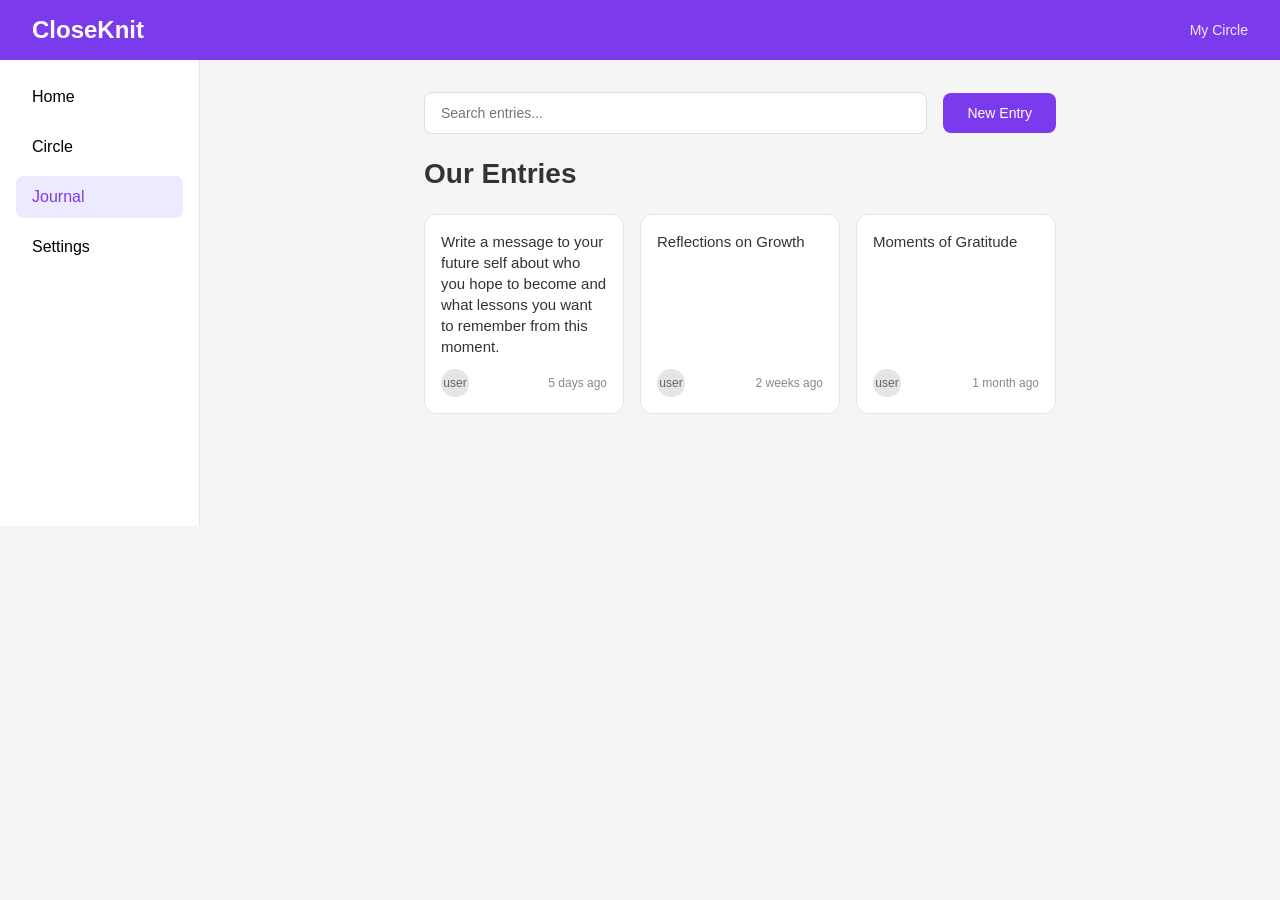
<file: CloseKnit Test/index.html>
<!DOCTYPE html>
<html lang="en">
<head>
    <meta charset="UTF-8">
    <meta name="viewport" content="width=device-width, initial-scale=1.0">
    <title>CloseKnit - Journal</title>
    <link rel="stylesheet" href="Journal.css">
    <style>
        * {
            margin: 0;
            padding: 0;
            box-sizing: border-box;
        }

        body {
            font-family: -apple-system, BlinkMacSystemFont, 'Segoe UI', Roboto, Oxygen, Ubuntu, sans-serif;
            background-color: #f5f5f5;
            min-height: 100vh;
        }

        .header {
            background-color: #7c3aed;
            color: white;
            padding: 16px 32px;
            display: flex;
            justify-content: space-between;
            align-items: center;
        }

        .header h1 {
            font-size: 24px;
            font-weight: 600;
        }

        .header .circle-name {
            font-size: 14px;
            opacity: 0.9;
        }

        .navbar {
            background-color: white;
            padding: 16px;
            border-right: 1px solid #e5e5e5;
            min-width: 200px;
        }

        .navbar ul {
            list-style: none;
        }

        .navbar li {
            padding: 12px 16px;
            margin-bottom: 8px;
            border-radius: 8px;
            cursor: pointer;
        }

        .navbar li:hover {
            background-color: #f3f4f6;
        }

        .navbar li.active {
            background-color: #ede9fe;
            color: #7c3aed;
            font-weight: 500;
        }

        /* Comment Section Styles */
        .comment-section {
            position: fixed;
            bottom: 0;
            left: calc(50% + 100px);
            transform: translateX(-50%) translateY(calc(100% - 50px));
            width: min(800px, calc(100% - 240px));
            background-color: white;
            border-top: 1px solid #e5e5e5;
            box-shadow: 0 -4px 12px rgba(0, 0, 0, 0.1);
            max-height: 500px;
            display: flex;
            flex-direction: column;
            transition: transform 0.3s ease;
        }

        .comment-section.expanded {
            transform: translateX(-50%) translateY(0);
        }

        .comment-header {
            display: flex;
            align-items: center;
            justify-content: space-between;
            padding: 12px 24px;
            background-color: #f9f9f9;
            border-bottom: 1px solid #e5e5e5;
            cursor: pointer;
            min-height: 50px;
        }

        .comment-header:hover {
            background-color: #f3f4f6;
        }

        .comment-header h3 {
            font-size: 16px;
            font-weight: 600;
            color: #333;
            display: flex;
            align-items: center;
            gap: 8px;
        }

        .comment-count {
            background-color: #7c3aed;
            color: white;
            font-size: 12px;
            padding: 3px 8px;
            border-radius: 12px;
        }

        .arrow-icon {
            font-size: 20px;
            transition: transform 0.3s ease;
            color: #666;
        }

        .comment-section.expanded .arrow-icon {
            transform: rotate(180deg);
        }

        .comment-body {
            flex: 1;
            overflow-y: auto;
            padding: 16px 24px;
        }

        .comment-list {
            display: flex;
            flex-direction: column;
            gap: 16px;
            margin-bottom: 16px;
        }

        .comment-item {
            background-color: #f9f9f9;
            padding: 12px 16px;
            border-radius: 8px;
        }

        .comment-author {
            font-weight: 600;
            font-size: 20px;
            color: #7c3aed;
            margin-bottom: 4px;
        }

        .comment-text {
            font-size: 14px;
            color: #444;
            line-height: 1.5;
        }

        .comment-time {
            font-size: 10px;
            color: #888;
            margin-top: 4px;
        }

        .comment-input-container {
            display: flex;
            gap: 12px;
            padding: 16px 24px;
            border-top: 1px solid #e5e5e5;
            background-color: #f9f9f9;
        }

        .comment-input {
            flex: 1;
            padding: 12px 16px;
            border: 1px solid #ddd;
            border-radius: 8px;
            font-size: 14px;
            font-family: inherit;
        }

        .comment-input:focus {
            outline: none;
            border-color: #7c3aed;
        }

        .comment-submit {
            padding: 12px 24px;
            background-color: #7c3aed;
            color: white;
            border: none;
            border-radius: 8px;
            font-size: 14px;
            font-weight: 500;
            cursor: pointer;
            transition: background-color 0.2s ease;
        }

        .comment-submit:hover {
            background-color: #6d28d9;
        }

        .no-comments {
            text-align: center;
            color: #888;
            padding: 32px;
            font-size: 20px;
        }

        /* Journal List Page Styles */
        .journal-container {
            max-width: 800px;
            margin: 0 auto;
            padding: 32px;
        }

        .journal-top-bar {
            display: flex;
            justify-content: space-between;
            align-items: center;
            margin-bottom: 24px;
            gap: 16px;
        }

        .journal-search {
            flex: 1;
            padding: 12px 16px;
            border: 1px solid #ddd;
            border-radius: 8px;
            font-size: 14px;
            font-family: inherit;
        }

        .journal-search:focus {
            outline: none;
            border-color: #7c3aed;
        }

        .new-entry-btn {
            padding: 12px 24px;
            background-color: #7c3aed;
            color: white;
            border: none;
            border-radius: 8px;
            font-size: 14px;
            font-weight: 500;
            cursor: pointer;
            white-space: nowrap;
        }

        .new-entry-btn:hover {
            background-color: #6d28d9;
        }

        .journal-heading {
            font-size: 28px;
            font-weight: 600;
            color: #333;
            margin-bottom: 24px;
        }

        .journal-entries-list {
            list-style: none;
            display: flex;
            flex-wrap: wrap;
            gap: 16px;
        }

        .journal-entry-item {
            width: 200px;
            height: 200px;
            background-color: white;
            border: 1px solid #e5e5e5;
            border-radius: 12px;
            cursor: pointer;
            transition: all 0.2s ease;
            display: flex;
            flex-direction: column;
            overflow: hidden;
        }

        .journal-entry-item:hover {
            border-color: #7c3aed;
            box-shadow: 0 4px 12px rgba(124, 58, 237, 0.15);
            transform: translateY(-2px);
        }

        .journal-entry-item a {
            text-decoration: none;
            color: inherit;
            display: flex;
            flex-direction: column;
            height: 100%;
            padding: 16px;
        }

        .entry-title {
            font-size: 15px;
            font-weight: 500;
            color: #333;
            flex: 1;
            line-height: 1.4;
        }

        .entry-footer {
            display: flex;
            justify-content: space-between;
            align-items: center;
            margin-top: auto;
        }

        .entry-user {
            display: flex;
            align-items: center;
            gap: 6px;
        }

        .user-avatar {
            width: 28px;
            height: 28px;
            border-radius: 50%;
            background-color: #e5e5e5;
            display: flex;
            align-items: center;
            justify-content: center;
            font-size: 12px;
            color: #666;
            font-weight: 500;
        }

        .entry-time {
            font-size: 12px;
            color: #888;
        }
    </style>
</head>
<body>
    <header class="header">
        <h1>CloseKnit</h1>
        <span class="circle-name">My Circle</span>
    </header>

    <div class="manage-layout">
        <nav class="navbar">
            <ul>
                <li>Home</li>
                <li>Circle</li>
                <li class="active">Journal</li>
                <li>Settings</li>
            </ul>
        </nav>

        <main class="manage-main">
            <div class="journal-container">
                <div class="journal-top-bar">
                    <input type="text" class="journal-search" id="search-input" placeholder="Search entries..." oninput="filterEntries()">
                    <button class="new-entry-btn" onclick="window.location.href='entry.html'">New Entry</button>
                </div>
                <h1 class="journal-heading">Our Entries</h1>
                <ul class="journal-entries-list" id="entries-list">
                    <li class="journal-entry-item">
                        <a href="journal_entry.html">
                            <span class="entry-title">Write a message to your future self about who you hope to become and what lessons you want to remember from this moment.</span>
                            <div class="entry-footer">
                                <div class="entry-user">
                                    <div class="user-avatar">user</div>
                                </div>
                                <span class="entry-time">5 days ago</span>
                            </div>
                        </a>
                    </li>
                    <li class="journal-entry-item">
                        <a href="entry.html?id=2">
                            <span class="entry-title">Reflections on Growth</span>
                            <div class="entry-footer">
                                <div class="entry-user">
                                    <div class="user-avatar">user</div>
                                </div>
                                <span class="entry-time">2 weeks ago</span>
                            </div>
                        </a>
                    </li>
                    <li class="journal-entry-item">
                        <a href="entry.html?id=3">
                            <span class="entry-title">Moments of Gratitude</span>
                            <div class="entry-footer">
                                <div class="entry-user">
                                    <div class="user-avatar">user</div>
                                </div>
                                <span class="entry-time">1 month ago</span>
                            </div>
                        </a>
                    </li>
                </ul>
            </div>
        </main>
    </div>

    <script>
        function filterEntries() {
            const searchInput = document.getElementById('search-input');
            const entriesList = document.getElementById('entries-list');
            const entries = entriesList.getElementsByClassName('journal-entry-item');
            const filter = searchInput.value.toLowerCase();

            for (let i = 0; i < entries.length; i++) {
                const entryText = entries[i].textContent.toLowerCase();
                if (entryText.includes(filter)) {
                    entries[i].style.display = '';
                } else {
                    entries[i].style.display = 'none';
                }
            }
        }
    </script>
</body>
</html>
</file>
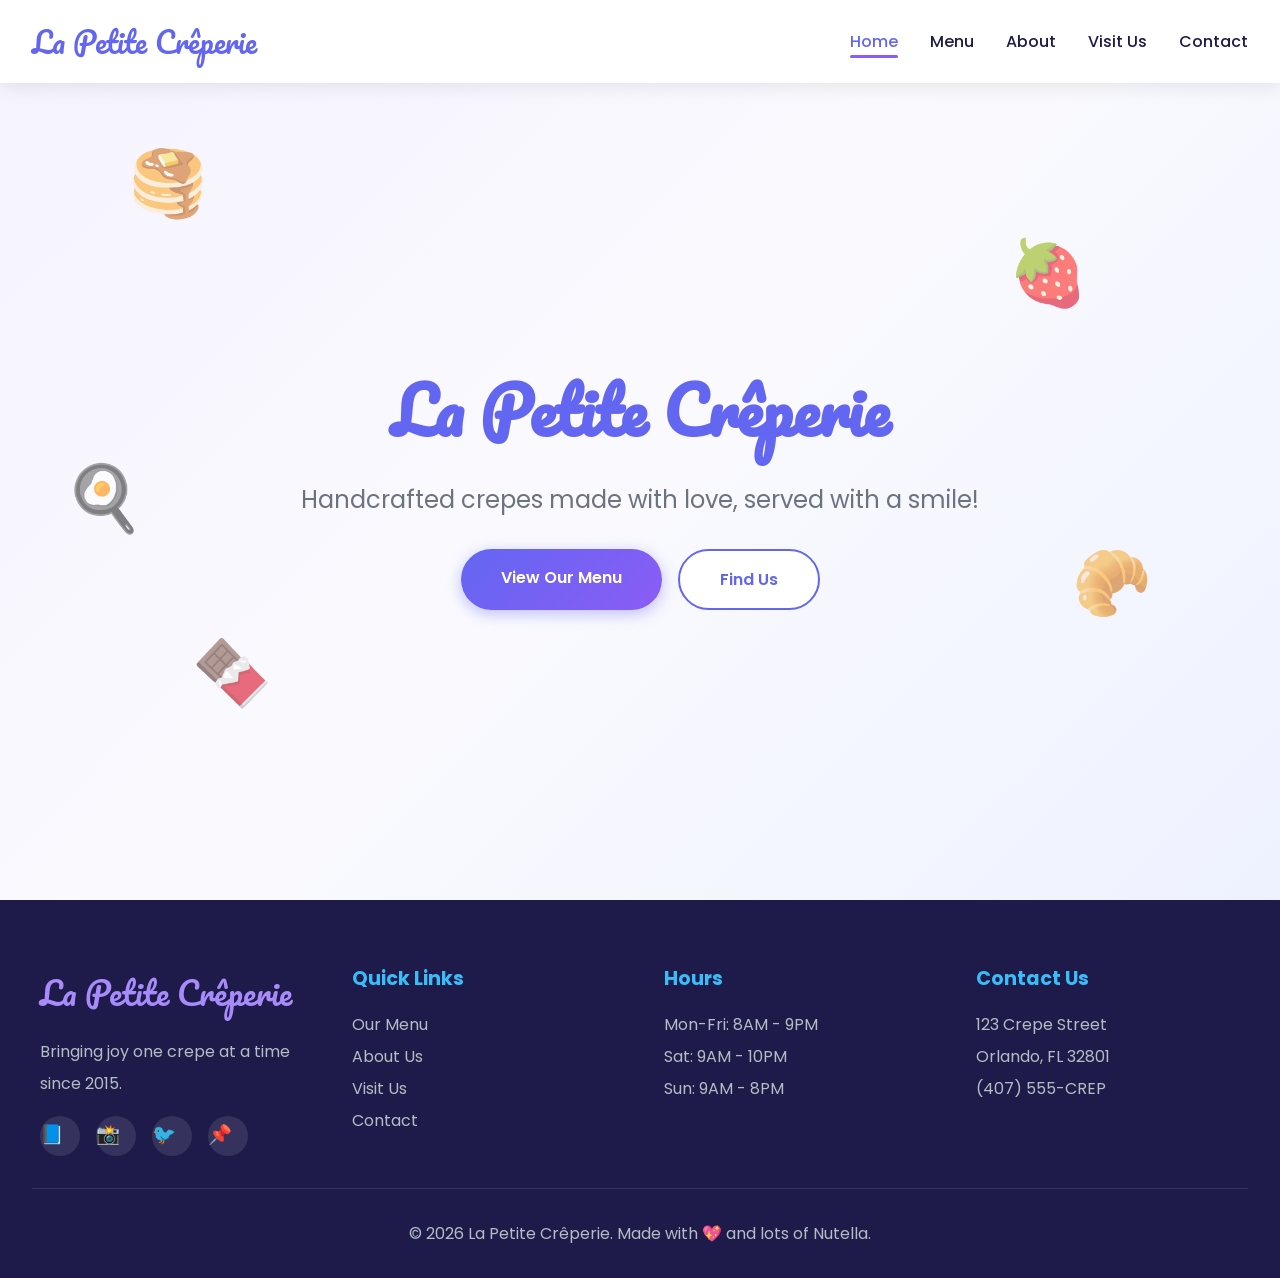
<file: Week 2 - cafe/index.html>
<!DOCTYPE html>
<html lang="en">
<head>
    <meta charset="UTF-8">
    <meta name="viewport" content="width=device-width, initial-scale=1.0">
    <title>La Petite Crêperie | Fresh Handmade Crepes</title>
    <link href="https://fonts.googleapis.com/css2?family=Pacifico&family=Poppins:wght@300;400;500;600;700&display=swap" rel="stylesheet">
    <link rel="stylesheet" href="styles.css">
</head>
<body>
    <!-- Navigation -->
    <nav class="navbar">
        <a href="index.html" class="logo">La Petite Crêperie</a>
        <ul class="nav-links">
            <li><a href="index.html" class="active">Home</a></li>
            <li><a href="menu.html">Menu</a></li>
            <li><a href="about.html">About</a></li>
            <li><a href="visit.html">Visit Us</a></li>
            <li><a href="contact.html">Contact</a></li>
        </ul>
        <button class="mobile-menu-btn" onclick="toggleMobileMenu()">☰</button>
    </nav>

    <!-- Hero Section -->
    <section class="hero">
        <span class="decoration deco-1">🥞</span>
        <span class="decoration deco-2">🍓</span>
        <span class="decoration deco-3">🍫</span>
        <span class="decoration deco-4">🥐</span>
        <span class="decoration deco-5">🍳</span>
        <div class="hero-content">
            <h1>La Petite Crêperie</h1>
            <p class="hero-tagline">Handcrafted crepes made with love, served with a smile!</p>
            <div class="hero-buttons">
                <a href="menu.html" class="btn btn-primary">View Our Menu</a>
                <a href="visit.html" class="btn btn-secondary">Find Us</a>
            </div>
        </div>
    </section>

    <!-- Footer -->
    <footer class="footer">
        <div class="footer-content">
            <div class="footer-section">
                <div class="footer-brand">La Petite Crêperie</div>
                <p>Bringing joy one crepe at a time since 2015.</p>
                <div class="social-links">
                    <a href="#" class="social-link">📘</a>
                    <a href="#" class="social-link">📸</a>
                    <a href="#" class="social-link">🐦</a>
                    <a href="#" class="social-link">📌</a>
                </div>
            </div>
            <div class="footer-section">
                <h4>Quick Links</h4>
                <a href="menu.html">Our Menu</a>
                <a href="about.html">About Us</a>
                <a href="visit.html">Visit Us</a>
                <a href="contact.html">Contact</a>
            </div>
            <div class="footer-section">
                <h4>Hours</h4>
                <p>Mon-Fri: 8AM - 9PM</p>
                <p>Sat: 9AM - 10PM</p>
                <p>Sun: 9AM - 8PM</p>
            </div>
            <div class="footer-section">
                <h4>Contact Us</h4>
                <p>123 Crepe Street</p>
                <p>Orlando, FL 32801</p>
                <p>(407) 555-CREP</p>
            </div>
        </div>
        <div class="footer-bottom">
            <p>© 2026 La Petite Crêperie. Made with 💖 and lots of Nutella.</p>
        </div>
    </footer>

    <script>
        function toggleMobileMenu() {
            const navLinks = document.querySelector('.nav-links');
            const menuBtn = document.querySelector('.mobile-menu-btn');
            navLinks.classList.toggle('active');
            menuBtn.textContent = navLinks.classList.contains('active') ? '✕' : '☰';
        }
    </script>
</body>
</html>
</file>
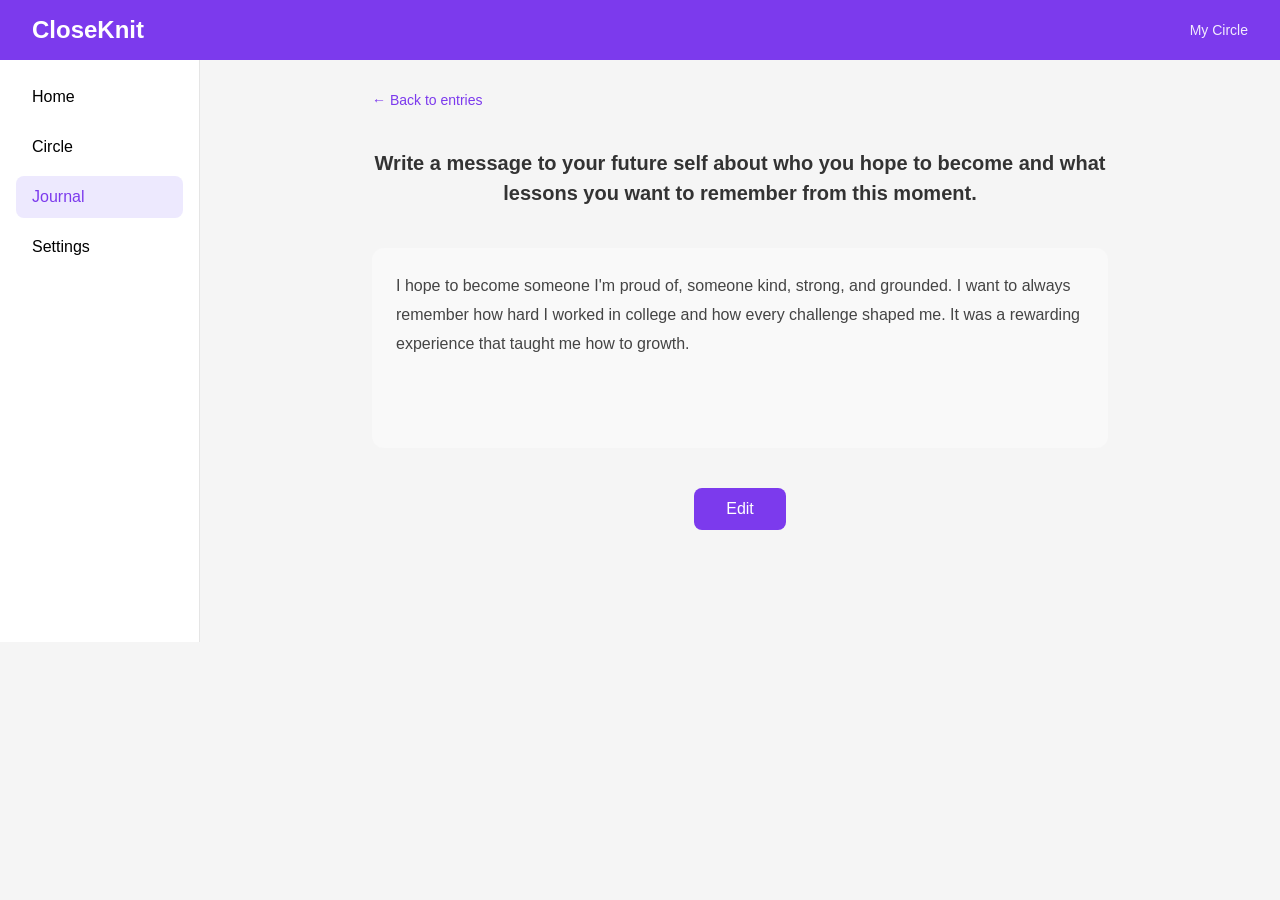
<file: CloseKnit Test/journal_entry.html>
<!DOCTYPE html>
<html lang="en">
<head>
    <meta charset="UTF-8">
    <meta name="viewport" content="width=device-width, initial-scale=1.0">
    <title>CloseKnit - Journal Entry</title>
    <link rel="stylesheet" href="Journal.css">
    <style>
        * {
            margin: 0;
            padding: 0;
            box-sizing: border-box;
        }

        body {
            font-family: -apple-system, BlinkMacSystemFont, 'Segoe UI', Roboto, Oxygen, Ubuntu, sans-serif;
            background-color: #f5f5f5;
            min-height: 100vh;
        }

        .header {
            background-color: #7c3aed;
            color: white;
            padding: 16px 32px;
            display: flex;
            justify-content: space-between;
            align-items: center;
        }

        .header h1 {
            font-size: 24px;
            font-weight: 600;
        }

        .header .circle-name {
            font-size: 14px;
            opacity: 0.9;
        }

        .navbar {
            background-color: white;
            padding: 16px;
            border-right: 1px solid #e5e5e5;
            min-width: 200px;
        }

        .navbar ul {
            list-style: none;
        }

        .navbar li {
            padding: 12px 16px;
            margin-bottom: 8px;
            border-radius: 8px;
            cursor: pointer;
        }

        .navbar li:hover {
            background-color: #f3f4f6;
        }

        .navbar li.active {
            background-color: #ede9fe;
            color: #7c3aed;
            font-weight: 500;
        }

        .navbar a {
            text-decoration: none;
            color: inherit;
        }

        .back-link {
            display: inline-block;
            margin-bottom: 16px;
            color: #7c3aed;
            text-decoration: none;
            font-size: 14px;
        }

        .back-link:hover {
            text-decoration: underline;
        }
    </style>
</head>
<body>
    <header class="header">
        <h1>CloseKnit</h1>
        <span class="circle-name">My Circle</span>
    </header>

    <div class="manage-layout">
        <nav class="navbar">
            <ul>
                <li>Home</li>
                <li>Circle</li>
                <li class="active"><a href="index.html">Journal</a></li>
                <li>Settings</li>
            </ul>
        </nav>

        <main class="manage-main">
            <div class="journal-entry-container">
                <a href="index.html" class="back-link">← Back to entries</a>

                <h2 class="journal-prompt">
                    Write a message to your future self about who you hope to become and what lessons you want to remember from this moment.
                </h2>

                <div class="journal-entry-content">
                    <p class="journal-body" id="entry-text">I hope to become someone I'm proud of, someone kind, strong, and grounded. I want to always remember how hard I worked in college and how every challenge shaped me. It was a rewarding experience that taught me how to growth.</p>
                    <textarea class="journal-textarea" id="entry-textarea" style="display: none;">I hope to become someone I'm proud of, someone kind, strong, and grounded. I want to always remember how hard I worked in college and how every challenge shaped me. It was a rewarding experience that taught me how to growth.</textarea>
                </div>

                <div class="journal-entry-buttons">
                    <button class="journal-btn edit-btn" id="edit-btn" onclick="handleEdit()">Edit</button>
                    <button class="journal-btn save-btn" id="save-btn" style="display: none;" onclick="handleSave()">Save</button>
                </div>
            </div>
        </main>
    </div>

    <script>
        function handleEdit() {
            document.getElementById('entry-text').style.display = 'none';
            document.getElementById('entry-textarea').style.display = 'block';
            document.getElementById('edit-btn').style.display = 'none';
            document.getElementById('save-btn').style.display = 'inline-block';
        }

        function handleSave() {
            const textarea = document.getElementById('entry-textarea');
            const entryText = document.getElementById('entry-text');
            entryText.textContent = textarea.value;

            entryText.style.display = 'block';
            textarea.style.display = 'none';
            document.getElementById('edit-btn').style.display = 'inline-block';
            document.getElementById('save-btn').style.display = 'none';
        }
    </script>
</body>
</html>
</file>
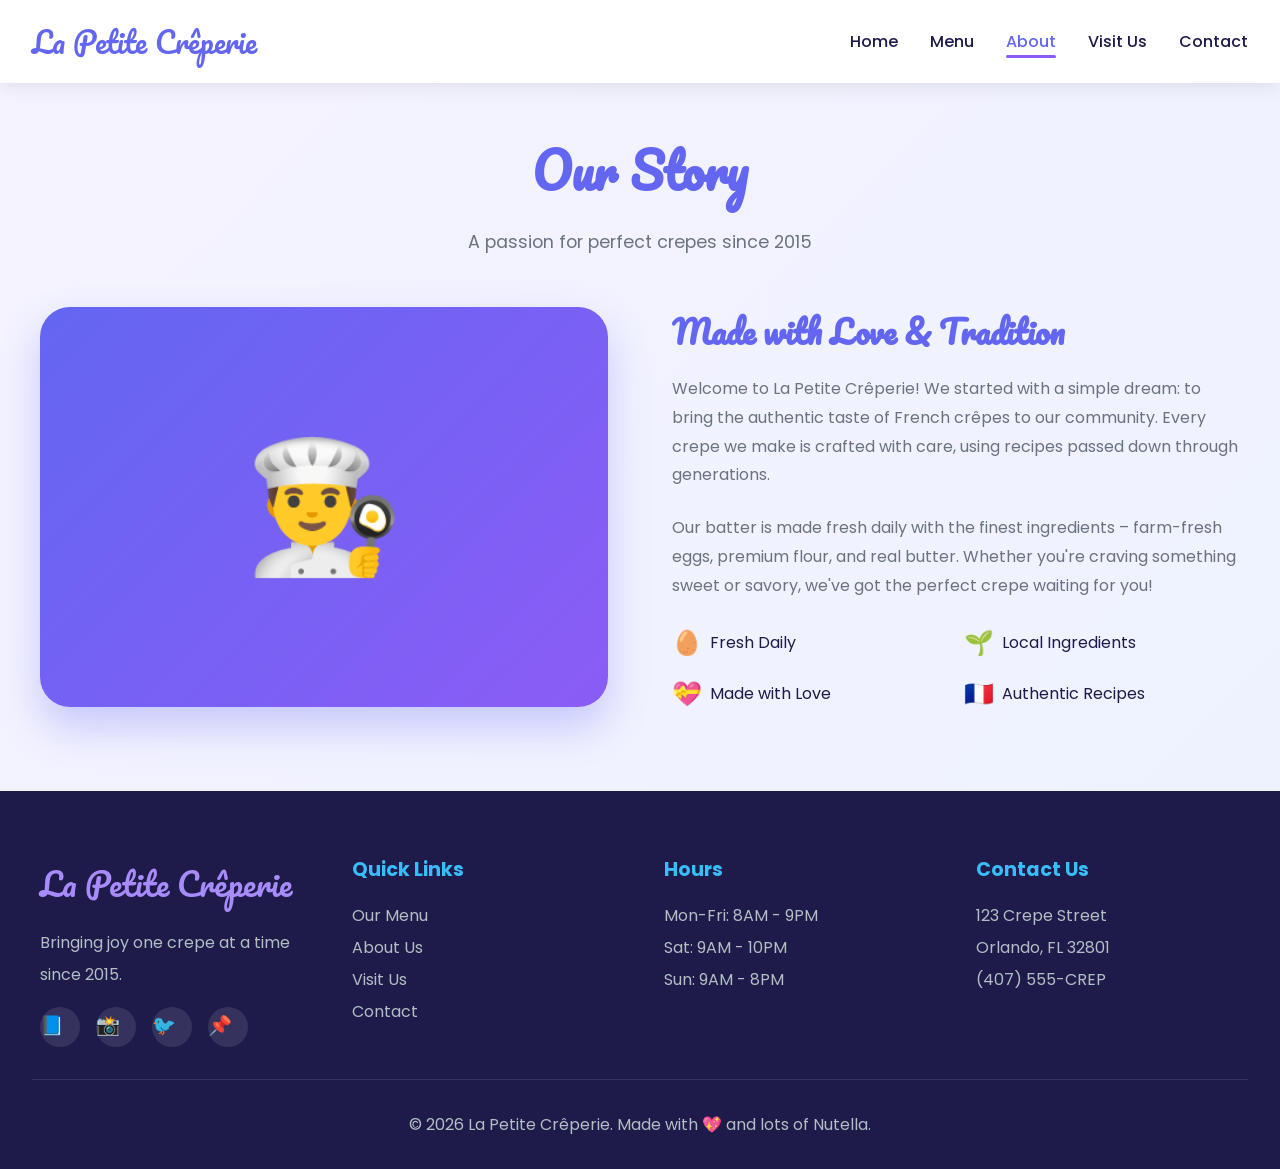
<file: Week 2 - cafe/about.html>
<!DOCTYPE html>
<html lang="en">
<head>
    <meta charset="UTF-8">
    <meta name="viewport" content="width=device-width, initial-scale=1.0">
    <title>About Us | La Petite Crêperie</title>
    <link href="https://fonts.googleapis.com/css2?family=Pacifico&family=Poppins:wght@300;400;500;600;700&display=swap" rel="stylesheet">
    <link rel="stylesheet" href="styles.css">
</head>
<body>
    <!-- Navigation -->
    <nav class="navbar">
        <a href="index.html" class="logo">La Petite Crêperie</a>
        <ul class="nav-links">
            <li><a href="index.html">Home</a></li>
            <li><a href="menu.html">Menu</a></li>
            <li><a href="about.html" class="active">About</a></li>
            <li><a href="visit.html">Visit Us</a></li>
            <li><a href="contact.html">Contact</a></li>
        </ul>
        <button class="mobile-menu-btn" onclick="toggleMobileMenu()">☰</button>
    </nav>

    <!-- About Section -->
    <section class="about-section page-section">
        <h2 class="section-title">Our Story</h2>
        <p class="section-subtitle">A passion for perfect crepes since 2015</p>

        <div class="about-content">
            <div class="about-image">
                👨‍🍳
            </div>
            <div class="about-text">
                <h3>Made with Love & Tradition</h3>
                <p>
                    Welcome to La Petite Crêperie! We started with a simple dream: to bring the authentic taste of French crêpes to our community. Every crepe we make is crafted with care, using recipes passed down through generations.
                </p>
                <p>
                    Our batter is made fresh daily with the finest ingredients – farm-fresh eggs, premium flour, and real butter. Whether you're craving something sweet or savory, we've got the perfect crepe waiting for you!
                </p>
                <div class="about-features">
                    <div class="feature-item">
                        <span class="feature-icon">🥚</span>
                        <span>Fresh Daily</span>
                    </div>
                    <div class="feature-item">
                        <span class="feature-icon">🌱</span>
                        <span>Local Ingredients</span>
                    </div>
                    <div class="feature-item">
                        <span class="feature-icon">💝</span>
                        <span>Made with Love</span>
                    </div>
                    <div class="feature-item">
                        <span class="feature-icon">🇫🇷</span>
                        <span>Authentic Recipes</span>
                    </div>
                </div>
            </div>
        </div>
    </section>

    <!-- Footer -->
    <footer class="footer">
        <div class="footer-content">
            <div class="footer-section">
                <div class="footer-brand">La Petite Crêperie</div>
                <p>Bringing joy one crepe at a time since 2015.</p>
                <div class="social-links">
                    <a href="#" class="social-link">📘</a>
                    <a href="#" class="social-link">📸</a>
                    <a href="#" class="social-link">🐦</a>
                    <a href="#" class="social-link">📌</a>
                </div>
            </div>
            <div class="footer-section">
                <h4>Quick Links</h4>
                <a href="menu.html">Our Menu</a>
                <a href="about.html">About Us</a>
                <a href="visit.html">Visit Us</a>
                <a href="contact.html">Contact</a>
            </div>
            <div class="footer-section">
                <h4>Hours</h4>
                <p>Mon-Fri: 8AM - 9PM</p>
                <p>Sat: 9AM - 10PM</p>
                <p>Sun: 9AM - 8PM</p>
            </div>
            <div class="footer-section">
                <h4>Contact Us</h4>
                <p>123 Crepe Street</p>
                <p>Orlando, FL 32801</p>
                <p>(407) 555-CREP</p>
            </div>
        </div>
        <div class="footer-bottom">
            <p>© 2026 La Petite Crêperie. Made with 💖 and lots of Nutella.</p>
        </div>
    </footer>

    <script>
        function toggleMobileMenu() {
            const navLinks = document.querySelector('.nav-links');
            const menuBtn = document.querySelector('.mobile-menu-btn');
            navLinks.classList.toggle('active');
            menuBtn.textContent = navLinks.classList.contains('active') ? '✕' : '☰';
        }
    </script>
</body>
</html>
</file>
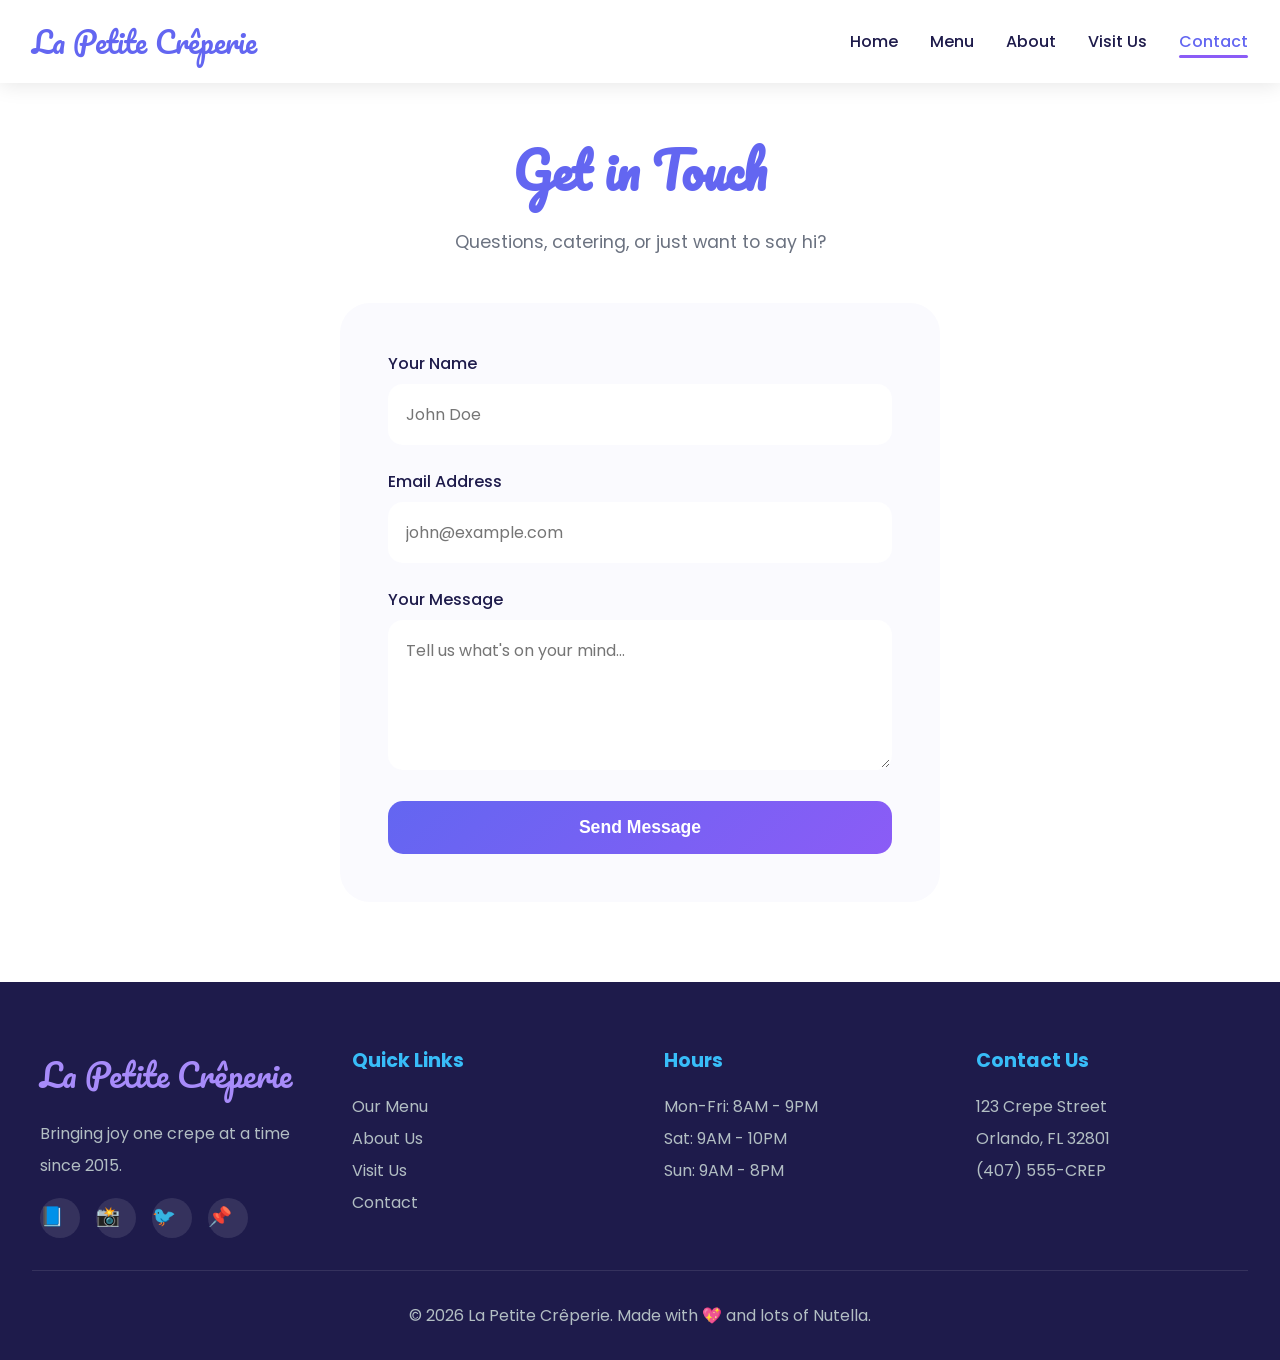
<file: Week 2 - cafe/contact.html>
<!DOCTYPE html>
<html lang="en">
<head>
    <meta charset="UTF-8">
    <meta name="viewport" content="width=device-width, initial-scale=1.0">
    <title>Contact | La Petite Crêperie</title>
    <link href="https://fonts.googleapis.com/css2?family=Pacifico&family=Poppins:wght@300;400;500;600;700&display=swap" rel="stylesheet">
    <link rel="stylesheet" href="styles.css">
</head>
<body>
    <!-- Navigation -->
    <nav class="navbar">
        <a href="index.html" class="logo">La Petite Crêperie</a>
        <ul class="nav-links">
            <li><a href="index.html">Home</a></li>
            <li><a href="menu.html">Menu</a></li>
            <li><a href="about.html">About</a></li>
            <li><a href="visit.html">Visit Us</a></li>
            <li><a href="contact.html" class="active">Contact</a></li>
        </ul>
        <button class="mobile-menu-btn" onclick="toggleMobileMenu()">☰</button>
    </nav>

    <!-- Contact Section -->
    <section class="contact-section page-section">
        <h2 class="section-title">Get in Touch</h2>
        <p class="section-subtitle">Questions, catering, or just want to say hi?</p>

        <div class="contact-content">
            <form class="contact-form" id="contactForm">
                <div class="form-group">
                    <label>Your Name</label>
                    <input type="text" placeholder="John Doe" required>
                </div>
                <div class="form-group">
                    <label>Email Address</label>
                    <input type="email" placeholder="john@example.com" required>
                </div>
                <div class="form-group">
                    <label>Your Message</label>
                    <textarea placeholder="Tell us what's on your mind..." required></textarea>
                </div>
                <button type="submit" class="submit-btn">Send Message</button>
            </form>
        </div>
    </section>

    <!-- Footer -->
    <footer class="footer">
        <div class="footer-content">
            <div class="footer-section">
                <div class="footer-brand">La Petite Crêperie</div>
                <p>Bringing joy one crepe at a time since 2015.</p>
                <div class="social-links">
                    <a href="#" class="social-link">📘</a>
                    <a href="#" class="social-link">📸</a>
                    <a href="#" class="social-link">🐦</a>
                    <a href="#" class="social-link">📌</a>
                </div>
            </div>
            <div class="footer-section">
                <h4>Quick Links</h4>
                <a href="menu.html">Our Menu</a>
                <a href="about.html">About Us</a>
                <a href="visit.html">Visit Us</a>
                <a href="contact.html">Contact</a>
            </div>
            <div class="footer-section">
                <h4>Hours</h4>
                <p>Mon-Fri: 8AM - 9PM</p>
                <p>Sat: 9AM - 10PM</p>
                <p>Sun: 9AM - 8PM</p>
            </div>
            <div class="footer-section">
                <h4>Contact Us</h4>
                <p>123 Crepe Street</p>
                <p>Orlando, FL 32801</p>
                <p>(407) 555-CREP</p>
            </div>
        </div>
        <div class="footer-bottom">
            <p>© 2026 La Petite Crêperie. Made with 💖 and lots of Nutella.</p>
        </div>
    </footer>

    <script>
        function toggleMobileMenu() {
            const navLinks = document.querySelector('.nav-links');
            const menuBtn = document.querySelector('.mobile-menu-btn');
            navLinks.classList.toggle('active');
            menuBtn.textContent = navLinks.classList.contains('active') ? '✕' : '☰';
        }

        document.getElementById('contactForm').addEventListener('submit', function(e) {
            e.preventDefault();
            const btn = this.querySelector('.submit-btn');
            btn.textContent = '✓ Message Sent!';
            btn.style.background = 'linear-gradient(135deg, #10B981, #059669)';

            // Reset form
            this.reset();

            // Reset button after 3 seconds
            setTimeout(() => {
                btn.textContent = 'Send Message';
                btn.style.background = '';
            }, 3000);
        });
    </script>
</body>
</html>
</file>
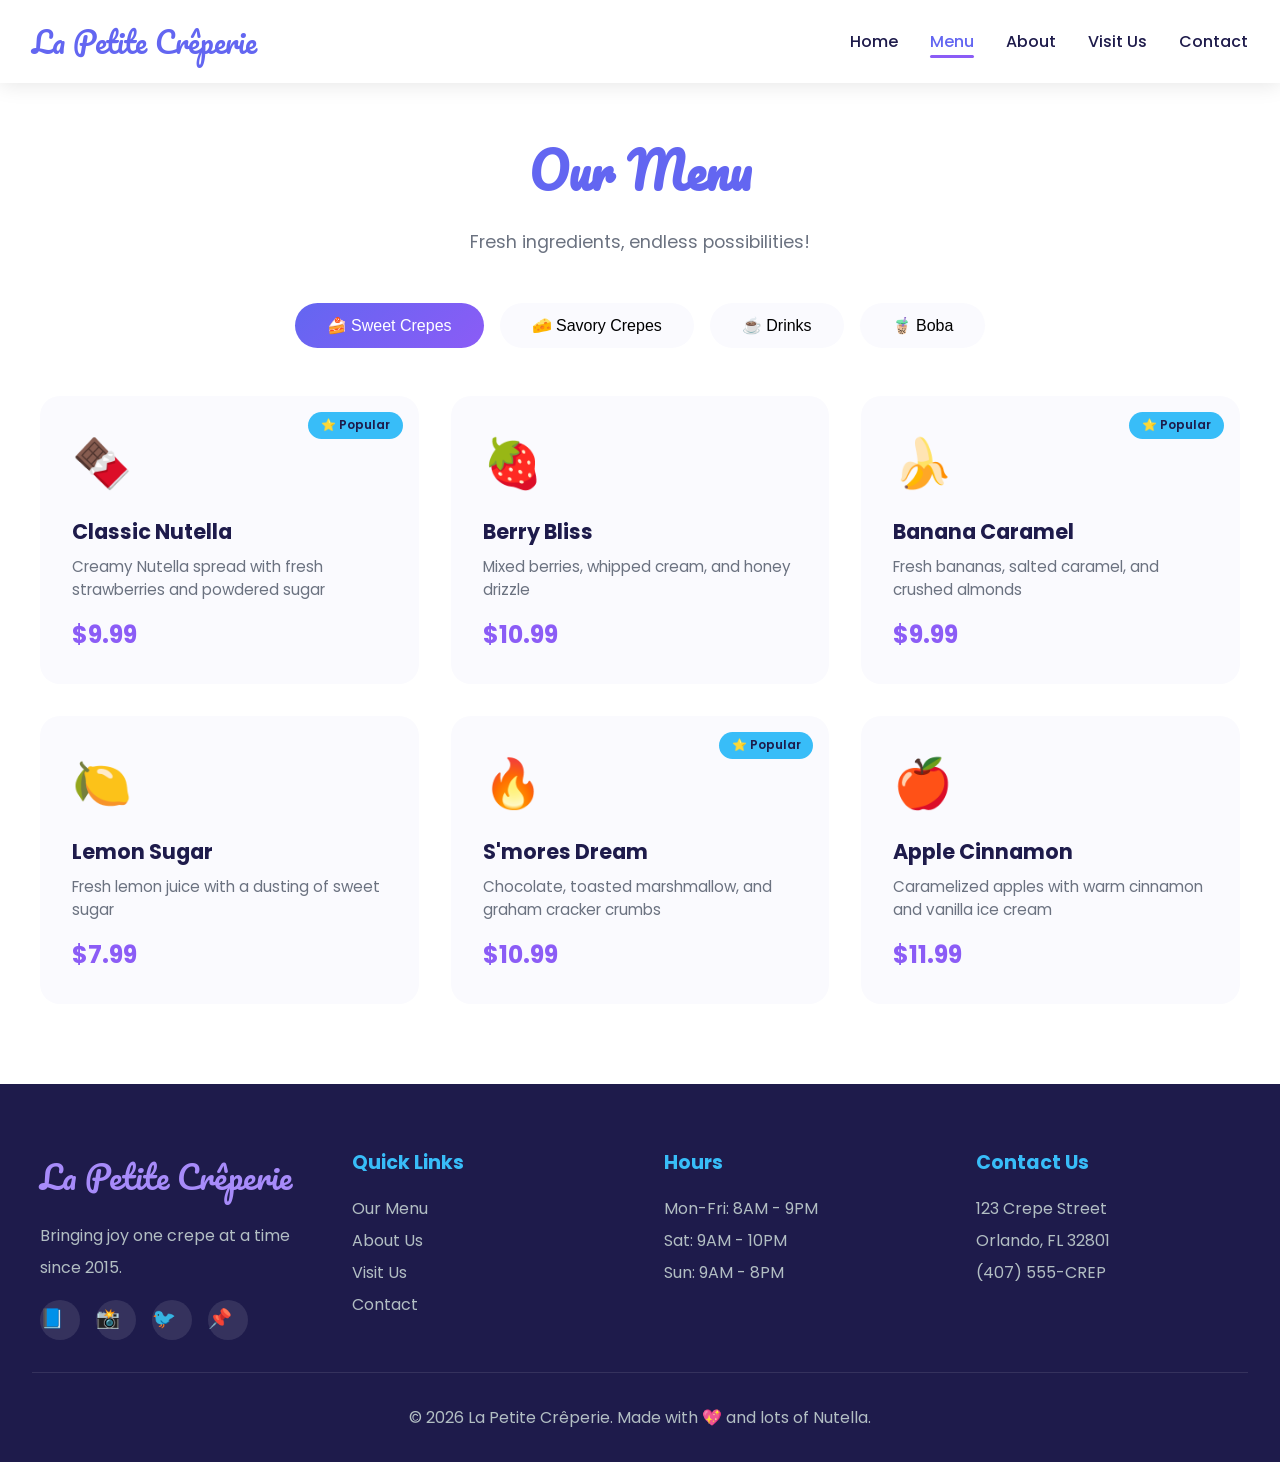
<file: Week 2 - cafe/menu.html>
<!DOCTYPE html>
<html lang="en">
<head>
    <meta charset="UTF-8">
    <meta name="viewport" content="width=device-width, initial-scale=1.0">
    <title>Menu | La Petite Crêperie</title>
    <link href="https://fonts.googleapis.com/css2?family=Pacifico&family=Poppins:wght@300;400;500;600;700&display=swap" rel="stylesheet">
    <link rel="stylesheet" href="styles.css">
</head>
<body>
    <!-- Navigation -->
    <nav class="navbar">
        <a href="index.html" class="logo">La Petite Crêperie</a>
        <ul class="nav-links">
            <li><a href="index.html">Home</a></li>
            <li><a href="menu.html" class="active">Menu</a></li>
            <li><a href="about.html">About</a></li>
            <li><a href="visit.html">Visit Us</a></li>
            <li><a href="contact.html">Contact</a></li>
        </ul>
        <button class="mobile-menu-btn" onclick="toggleMobileMenu()">☰</button>
    </nav>

    <!-- Menu Section -->
    <section class="menu-section page-section">
        <h2 class="section-title">Our Menu</h2>
        <p class="section-subtitle">Fresh ingredients, endless possibilities!</p>

        <div class="menu-tabs">
            <button class="menu-tab active" onclick="showCategory('sweet')">🍰 Sweet Crepes</button>
            <button class="menu-tab" onclick="showCategory('savory')">🧀 Savory Crepes</button>
            <button class="menu-tab" onclick="showCategory('drinks')">☕ Drinks</button>
            <button class="menu-tab" onclick="showCategory('boba')">🧋 Boba</button>
        </div>

        <!-- Sweet Crepes -->
        <div id="sweet" class="menu-grid menu-category active">
            <div class="menu-card">
                <span class="popular-badge">⭐ Popular</span>
                <div class="menu-card-icon">🍫</div>
                <h3>Classic Nutella</h3>
                <p>Creamy Nutella spread with fresh strawberries and powdered sugar</p>
                <span class="menu-card-price">$9.99</span>
            </div>
            <div class="menu-card">
                <div class="menu-card-icon">🍓</div>
                <h3>Berry Bliss</h3>
                <p>Mixed berries, whipped cream, and honey drizzle</p>
                <span class="menu-card-price">$10.99</span>
            </div>
            <div class="menu-card">
                <span class="popular-badge">⭐ Popular</span>
                <div class="menu-card-icon">🍌</div>
                <h3>Banana Caramel</h3>
                <p>Fresh bananas, salted caramel, and crushed almonds</p>
                <span class="menu-card-price">$9.99</span>
            </div>
            <div class="menu-card">
                <div class="menu-card-icon">🍋</div>
                <h3>Lemon Sugar</h3>
                <p>Fresh lemon juice with a dusting of sweet sugar</p>
                <span class="menu-card-price">$7.99</span>
            </div>
            <div class="menu-card">
                <span class="popular-badge">⭐ Popular</span>
                <div class="menu-card-icon">🔥</div>
                <h3>S'mores Dream</h3>
                <p>Chocolate, toasted marshmallow, and graham cracker crumbs</p>
                <span class="menu-card-price">$10.99</span>
            </div>
            <div class="menu-card">
                <div class="menu-card-icon">🍎</div>
                <h3>Apple Cinnamon</h3>
                <p>Caramelized apples with warm cinnamon and vanilla ice cream</p>
                <span class="menu-card-price">$11.99</span>
            </div>
        </div>

        <!-- Savory Crepes -->
        <div id="savory" class="menu-grid menu-category">
            <div class="menu-card">
                <span class="popular-badge">⭐ Popular</span>
                <div class="menu-card-icon">🧀</div>
                <h3>Ham & Cheese</h3>
                <p>Black forest ham, Swiss cheese, and Dijon mustard</p>
                <span class="menu-card-price">$11.99</span>
            </div>
            <div class="menu-card">
                <div class="menu-card-icon">🥬</div>
                <h3>Spinach Feta</h3>
                <p>Fresh spinach, feta cheese, and sun-dried tomatoes</p>
                <span class="menu-card-price">$10.99</span>
            </div>
            <div class="menu-card">
                <span class="popular-badge">⭐ Popular</span>
                <div class="menu-card-icon">🥚</div>
                <h3>Egg Supreme</h3>
                <p>Scrambled eggs, bacon, cheddar, and fresh chives</p>
                <span class="menu-card-price">$12.99</span>
            </div>
            <div class="menu-card">
                <div class="menu-card-icon">🍄</div>
                <h3>Mushroom Gruyère</h3>
                <p>Sautéed mushrooms, Gruyère cheese, and fresh thyme</p>
                <span class="menu-card-price">$11.99</span>
            </div>
            <div class="menu-card">
                <div class="menu-card-icon">🐔</div>
                <h3>Chicken Pesto</h3>
                <p>Grilled chicken, basil pesto, and mozzarella</p>
                <span class="menu-card-price">$13.99</span>
            </div>
            <div class="menu-card">
                <span class="popular-badge">⭐ Popular</span>
                <div class="menu-card-icon">🐟</div>
                <h3>Smoked Salmon</h3>
                <p>Smoked salmon, cream cheese, capers, and dill</p>
                <span class="menu-card-price">$14.99</span>
            </div>
        </div>

        <!-- Drinks -->
        <div id="drinks" class="menu-grid menu-category">
            <div class="menu-card">
                <span class="popular-badge">⭐ Popular</span>
                <div class="menu-card-icon">☕</div>
                <h3>French Press Coffee</h3>
                <p>Rich, aromatic French roast coffee</p>
                <span class="menu-card-price">$3.99</span>
            </div>
            <div class="menu-card">
                <div class="menu-card-icon">🍫</div>
                <h3>Hot Chocolate</h3>
                <p>Creamy Belgian chocolate topped with whipped cream</p>
                <span class="menu-card-price">$4.99</span>
            </div>
            <div class="menu-card">
                <div class="menu-card-icon">🍊</div>
                <h3>Fresh Orange Juice</h3>
                <p>Freshly squeezed orange juice</p>
                <span class="menu-card-price">$4.99</span>
            </div>
            <div class="menu-card">
                <span class="popular-badge">⭐ Popular</span>
                <div class="menu-card-icon">💜</div>
                <h3>Lavender Latte</h3>
                <p>Espresso with steamed milk and lavender syrup</p>
                <span class="menu-card-price">$5.99</span>
            </div>
            <div class="menu-card">
                <div class="menu-card-icon">🍓</div>
                <h3>Strawberry Smoothie</h3>
                <p>Fresh strawberries, yogurt, and honey</p>
                <span class="menu-card-price">$6.99</span>
            </div>
            <div class="menu-card">
                <div class="menu-card-icon">🍃</div>
                <h3>Mint Lemonade</h3>
                <p>Fresh lemonade with mint and sparkling water</p>
                <span class="menu-card-price">$4.99</span>
            </div>
        </div>

        <!-- Boba -->
        <div id="boba" class="menu-grid menu-category">
            <!-- Milk Teas -->
            <div class="menu-card">
                <span class="popular-badge">⭐ Popular</span>
                <div class="menu-card-icon">🧋</div>
                <h3>Classic Milk Tea</h3>
                <p>Traditional black milk tea with a creamy finish</p>
                <span class="menu-card-price">$5.99</span>
            </div>
            <div class="menu-card">
                <div class="menu-card-icon">🍵</div>
                <h3>Taro Milk Tea</h3>
                <p>Sweet and creamy purple taro with fresh milk</p>
                <span class="menu-card-price">$6.49</span>
            </div>
            <div class="menu-card">
                <span class="popular-badge">⭐ Popular</span>
                <div class="menu-card-icon">🤎</div>
                <h3>Brown Sugar Milk Tea</h3>
                <p>Tiger stripe brown sugar with fresh milk and boba</p>
                <span class="menu-card-price">$6.99</span>
            </div>
            <div class="menu-card">
                <div class="menu-card-icon">🍃</div>
                <h3>Matcha Milk Tea</h3>
                <p>Premium Japanese matcha with creamy milk</p>
                <span class="menu-card-price">$6.49</span>
            </div>
            <div class="menu-card">
                <div class="menu-card-icon">🥜</div>
                <h3>Thai Milk Tea</h3>
                <p>Rich and aromatic Thai tea with condensed milk</p>
                <span class="menu-card-price">$5.99</span>
            </div>
            <div class="menu-card">
                <div class="menu-card-icon">🍪</div>
                <h3>Oolong Milk Tea</h3>
                <p>Floral oolong tea with smooth milk blend</p>
                <span class="menu-card-price">$5.99</span>
            </div>

            <!-- Fruit Teas -->
            <div class="menu-card">
                <span class="popular-badge">⭐ Popular</span>
                <div class="menu-card-icon">🍑</div>
                <h3>Peach Green Tea</h3>
                <p>Refreshing green tea with real peach pieces</p>
                <span class="menu-card-price">$5.99</span>
            </div>
            <div class="menu-card">
                <div class="menu-card-icon">🥭</div>
                <h3>Mango Passion Fruit</h3>
                <p>Tropical mango with tangy passion fruit</p>
                <span class="menu-card-price">$6.49</span>
            </div>
            <div class="menu-card">
                <div class="menu-card-icon">🍓</div>
                <h3>Strawberry Lychee</h3>
                <p>Sweet strawberry with fragrant lychee</p>
                <span class="menu-card-price">$6.49</span>
            </div>
            <div class="menu-card">
                <div class="menu-card-icon">🍋</div>
                <h3>Lemon Wintermelon</h3>
                <p>Zesty lemon with refreshing wintermelon</p>
                <span class="menu-card-price">$5.49</span>
            </div>

            <!-- Smoothies -->
            <div class="menu-card">
                <span class="popular-badge">⭐ Popular</span>
                <div class="menu-card-icon">🫐</div>
                <h3>Mixed Berry Smoothie</h3>
                <p>Blueberry, raspberry, and strawberry blend</p>
                <span class="menu-card-price">$7.49</span>
            </div>
            <div class="menu-card">
                <div class="menu-card-icon">🥭</div>
                <h3>Mango Coconut Smoothie</h3>
                <p>Tropical mango with creamy coconut</p>
                <span class="menu-card-price">$7.49</span>
            </div>
            <div class="menu-card">
                <div class="menu-card-icon">🍌</div>
                <h3>Banana Matcha Smoothie</h3>
                <p>Fresh banana blended with matcha green tea</p>
                <span class="menu-card-price">$7.49</span>
            </div>
            <div class="menu-card">
                <div class="menu-card-icon">🍇</div>
                <h3>Taro Smoothie</h3>
                <p>Creamy taro with vanilla ice cream blend</p>
                <span class="menu-card-price">$7.99</span>
            </div>

            <!-- Toppings Card -->
            <div class="menu-card toppings-card">
                <div class="menu-card-icon">✨</div>
                <h3>Add-On Toppings</h3>
                <p class="toppings-list">
                    <span class="topping-item">🧀 Cheese Foam +$1.00</span>
                    <span class="topping-item">🍮 Creme Brulee +$1.25</span>
                    <span class="topping-item">⚫ Tapioca Boba +$0.75</span>
                    <span class="topping-item">🔴 Popping Boba +$0.75</span>
                    <span class="topping-item">🍮 Pudding +$0.75</span>
                    <span class="topping-item">🍓 Fruit Jellies +$0.75</span>
                </p>
            </div>
        </div>
    </section>

    <!-- Footer -->
    <footer class="footer">
        <div class="footer-content">
            <div class="footer-section">
                <div class="footer-brand">La Petite Crêperie</div>
                <p>Bringing joy one crepe at a time since 2015.</p>
                <div class="social-links">
                    <a href="#" class="social-link">📘</a>
                    <a href="#" class="social-link">📸</a>
                    <a href="#" class="social-link">🐦</a>
                    <a href="#" class="social-link">📌</a>
                </div>
            </div>
            <div class="footer-section">
                <h4>Quick Links</h4>
                <a href="menu.html">Our Menu</a>
                <a href="about.html">About Us</a>
                <a href="visit.html">Visit Us</a>
                <a href="contact.html">Contact</a>
            </div>
            <div class="footer-section">
                <h4>Hours</h4>
                <p>Mon-Fri: 8AM - 9PM</p>
                <p>Sat: 9AM - 10PM</p>
                <p>Sun: 9AM - 8PM</p>
            </div>
            <div class="footer-section">
                <h4>Contact Us</h4>
                <p>123 Crepe Street</p>
                <p>Orlando, FL 32801</p>
                <p>(407) 555-CREP</p>
            </div>
        </div>
        <div class="footer-bottom">
            <p>© 2026 La Petite Crêperie. Made with 💖 and lots of Nutella.</p>
        </div>
    </footer>

    <script>
        function toggleMobileMenu() {
            const navLinks = document.querySelector('.nav-links');
            const menuBtn = document.querySelector('.mobile-menu-btn');
            navLinks.classList.toggle('active');
            menuBtn.textContent = navLinks.classList.contains('active') ? '✕' : '☰';
        }

        function showCategory(category) {
            // Hide all categories
            document.querySelectorAll('.menu-category').forEach(cat => {
                cat.classList.remove('active');
            });
            // Remove active from all tabs
            document.querySelectorAll('.menu-tab').forEach(tab => {
                tab.classList.remove('active');
            });
            // Show selected category
            document.getElementById(category).classList.add('active');
            // Set active tab
            event.target.classList.add('active');
        }
    </script>
</body>
</html>
</file>
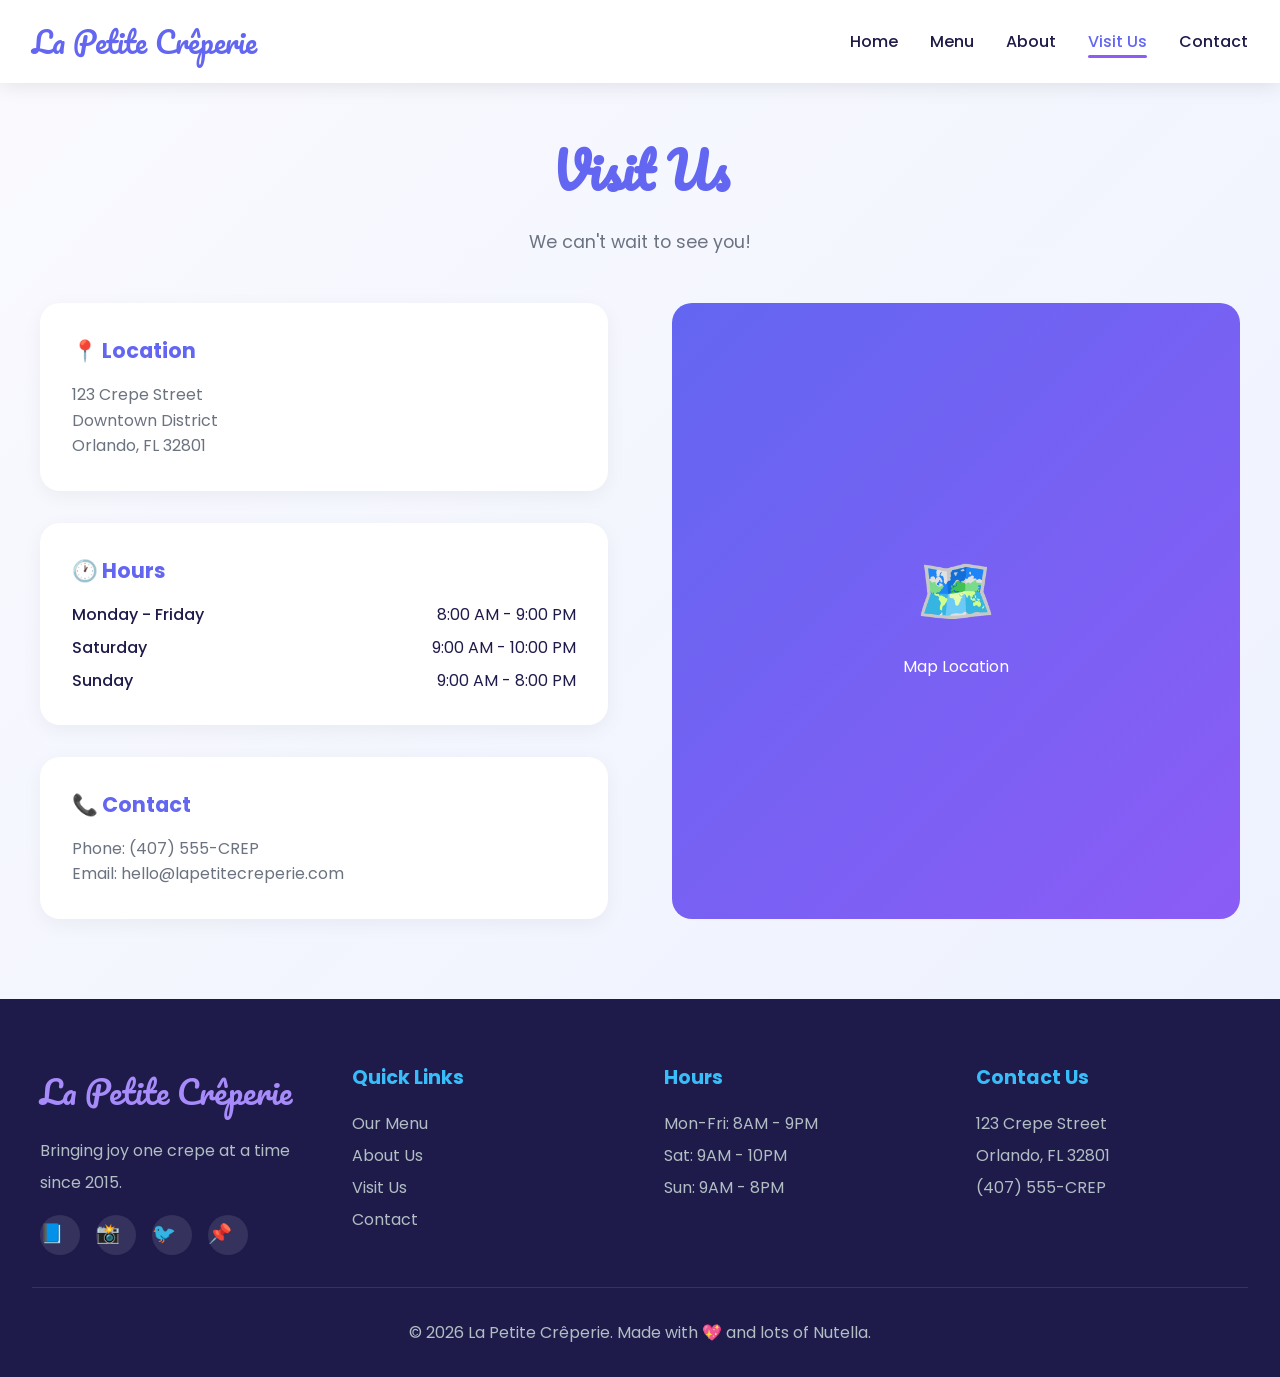
<file: Week 2 - cafe/visit.html>
<!DOCTYPE html>
<html lang="en">
<head>
    <meta charset="UTF-8">
    <meta name="viewport" content="width=device-width, initial-scale=1.0">
    <title>Visit Us | La Petite Crêperie</title>
    <link href="https://fonts.googleapis.com/css2?family=Pacifico&family=Poppins:wght@300;400;500;600;700&display=swap" rel="stylesheet">
    <link rel="stylesheet" href="styles.css">
</head>
<body>
    <!-- Navigation -->
    <nav class="navbar">
        <a href="index.html" class="logo">La Petite Crêperie</a>
        <ul class="nav-links">
            <li><a href="index.html">Home</a></li>
            <li><a href="menu.html">Menu</a></li>
            <li><a href="about.html">About</a></li>
            <li><a href="visit.html" class="active">Visit Us</a></li>
            <li><a href="contact.html">Contact</a></li>
        </ul>
        <button class="mobile-menu-btn" onclick="toggleMobileMenu()">☰</button>
    </nav>

    <!-- Location Section -->
    <section class="location-section page-section">
        <h2 class="section-title">Visit Us</h2>
        <p class="section-subtitle">We can't wait to see you!</p>

        <div class="location-content">
            <div class="location-info">
                <div class="info-card">
                    <h3>📍 Location</h3>
                    <p>123 Crepe Street<br>Downtown District<br>Orlando, FL 32801</p>
                </div>
                <div class="info-card">
                    <h3>🕐 Hours</h3>
                    <div class="hours-grid">
                        <div class="hours-row">
                            <span>Monday - Friday</span>
                            <span>8:00 AM - 9:00 PM</span>
                        </div>
                        <div class="hours-row">
                            <span>Saturday</span>
                            <span>9:00 AM - 10:00 PM</span>
                        </div>
                        <div class="hours-row">
                            <span>Sunday</span>
                            <span>9:00 AM - 8:00 PM</span>
                        </div>
                    </div>
                </div>
                <div class="info-card">
                    <h3>📞 Contact</h3>
                    <p>Phone: (407) 555-CREP<br>Email: hello@lapetitecreperie.com</p>
                </div>
            </div>
            <div class="map-placeholder">
                🗺️
                <p>Map Location</p>
            </div>
        </div>
    </section>

    <!-- Footer -->
    <footer class="footer">
        <div class="footer-content">
            <div class="footer-section">
                <div class="footer-brand">La Petite Crêperie</div>
                <p>Bringing joy one crepe at a time since 2015.</p>
                <div class="social-links">
                    <a href="#" class="social-link">📘</a>
                    <a href="#" class="social-link">📸</a>
                    <a href="#" class="social-link">🐦</a>
                    <a href="#" class="social-link">📌</a>
                </div>
            </div>
            <div class="footer-section">
                <h4>Quick Links</h4>
                <a href="menu.html">Our Menu</a>
                <a href="about.html">About Us</a>
                <a href="visit.html">Visit Us</a>
                <a href="contact.html">Contact</a>
            </div>
            <div class="footer-section">
                <h4>Hours</h4>
                <p>Mon-Fri: 8AM - 9PM</p>
                <p>Sat: 9AM - 10PM</p>
                <p>Sun: 9AM - 8PM</p>
            </div>
            <div class="footer-section">
                <h4>Contact Us</h4>
                <p>123 Crepe Street</p>
                <p>Orlando, FL 32801</p>
                <p>(407) 555-CREP</p>
            </div>
        </div>
        <div class="footer-bottom">
            <p>© 2026 La Petite Crêperie. Made with 💖 and lots of Nutella.</p>
        </div>
    </footer>

    <script>
        function toggleMobileMenu() {
            const navLinks = document.querySelector('.nav-links');
            const menuBtn = document.querySelector('.mobile-menu-btn');
            navLinks.classList.toggle('active');
            menuBtn.textContent = navLinks.classList.contains('active') ? '✕' : '☰';
        }
    </script>
</body>
</html>
</file>
<file: CloseKnit Test/Journal.css>
.manage-layout {
    display: flex;
}

.manage-main {
    flex: 1;
    display: flex;
    justify-content: center;
    align-items: flex-start;
    padding-bottom: 80px;
}

/* Journal Entry */
.journal-entry-container {
    width: 100%;
    max-width: 800px;
    padding: 32px;
    display: flex;
    flex-direction: column;
    gap: 24px;
}

.journal-prompt {
    font-size: 20px;
    font-weight: 600;
    color: #333;
    line-height: 1.5;
    text-align: center;
    margin-bottom: 16px;
}

.journal-entry-content {
    background-color: #f9f9f9;
    border-radius: 12px;
    padding: 24px;
    min-height: 200px;
}

.journal-body {
    font-size: 16px;
    line-height: 1.8;
    color: #444;
    margin: 0;
}

.journal-textarea {
    width: 100%;
    min-height: 200px;
    padding: 16px;
    font-size: 16px;
    line-height: 1.8;
    color: #444;
    border: 2px solid #ddd;
    border-radius: 8px;
    resize: vertical;
    font-family: inherit;
}

.journal-textarea:focus {
    outline: none;
    border-color: #7c3aed;
}

.journal-entry-buttons {
    display: flex;
    justify-content: center;
    gap: 16px;
    margin-top: 16px;
}

.journal-btn {
    padding: 12px 32px;
    font-size: 16px;
    font-weight: 500;
    border: none;
    border-radius: 8px;
    cursor: pointer;
    transition: background-color 0.2s ease;
}

.edit-btn {
    background-color: #7c3aed;
    color: white;
}

.edit-btn:hover {
    background-color: #6d28d9;
}

.save-btn {
    background-color: #10b981;
    color: white;
}

.save-btn:hover {
    background-color: #059669;
}
</file>
<file: Week 2 - cafe/styles.css>
* {
    margin: 0;
    padding: 0;
    box-sizing: border-box;
}

:root {
    --primary-blue: #6366F1;
    --primary-purple: #8B5CF6;
    --primary-indigo: #4F46E5;
    --primary-violet: #A78BFA;
    --primary-sky: #38BDF8;
    --light-blue: #EEF2FF;
    --light-purple: #F5F3FF;
    --cream: #FAFAFE;
    --dark: #1E1B4B;
    --gray: #6B7280;
}

html {
    scroll-behavior: smooth;
}

body {
    font-family: 'Poppins', sans-serif;
    background-color: var(--cream);
    color: var(--dark);
    overflow-x: hidden;
}

.fun-font {
    font-family: 'Pacifico', cursive;
}

/* Navigation */
.navbar {
    position: fixed;
    top: 0;
    left: 0;
    right: 0;
    background: rgba(255, 255, 255, 0.95);
    backdrop-filter: blur(10px);
    padding: 1rem 2rem;
    display: flex;
    justify-content: space-between;
    align-items: center;
    z-index: 1000;
    box-shadow: 0 2px 20px rgba(0,0,0,0.1);
}

.logo {
    font-family: 'Pacifico', cursive;
    font-size: 1.8rem;
    color: var(--primary-blue);
    text-decoration: none;
}

.nav-links {
    display: flex;
    gap: 2rem;
    list-style: none;
}

.nav-links a {
    text-decoration: none;
    color: var(--dark);
    font-weight: 500;
    transition: color 0.3s;
    position: relative;
}

.nav-links a:hover {
    color: var(--primary-blue);
}

.nav-links a::after {
    content: '';
    position: absolute;
    bottom: -5px;
    left: 0;
    width: 0;
    height: 3px;
    background: var(--primary-purple);
    transition: width 0.3s;
    border-radius: 2px;
}

.nav-links a:hover::after,
.nav-links a.active::after {
    width: 100%;
}

.nav-links a.active {
    color: var(--primary-blue);
}

.mobile-menu-btn {
    display: none;
    background: none;
    border: none;
    font-size: 1.5rem;
    cursor: pointer;
    color: var(--primary-blue);
}

/* Hero Section */
.hero {
    min-height: 100vh;
    display: flex;
    align-items: center;
    justify-content: center;
    background: linear-gradient(135deg, var(--light-purple) 0%, var(--cream) 50%, var(--light-blue) 100%);
    padding: 6rem 2rem 2rem;
    position: relative;
    overflow: hidden;
}

.hero-content {
    text-align: center;
    max-width: 800px;
    z-index: 2;
}

.hero h1 {
    font-family: 'Pacifico', cursive;
    font-size: 4rem;
    color: var(--primary-blue);
    margin-bottom: 1rem;
    animation: float 3s ease-in-out infinite;
}

.hero-tagline {
    font-size: 1.5rem;
    color: var(--gray);
    margin-bottom: 2rem;
}

.hero-buttons {
    display: flex;
    gap: 1rem;
    justify-content: center;
    flex-wrap: wrap;
}

.btn {
    padding: 1rem 2.5rem;
    border: none;
    border-radius: 50px;
    font-size: 1rem;
    font-weight: 600;
    cursor: pointer;
    transition: all 0.3s;
    text-decoration: none;
    display: inline-block;
}

.btn-primary {
    background: linear-gradient(135deg, var(--primary-blue), var(--primary-purple));
    color: white;
    box-shadow: 0 4px 15px rgba(99, 102, 241, 0.4);
}

.btn-primary:hover {
    transform: translateY(-3px);
    box-shadow: 0 6px 20px rgba(99, 102, 241, 0.5);
}

.btn-secondary {
    background: white;
    color: var(--primary-blue);
    border: 2px solid var(--primary-blue);
}

.btn-secondary:hover {
    background: var(--primary-blue);
    color: white;
}

/* Floating decorations */
.decoration {
    position: absolute;
    font-size: 4rem;
    opacity: 0.6;
    animation: float 4s ease-in-out infinite;
}

.deco-1 { top: 15%; left: 10%; animation-delay: 0s; }
.deco-2 { top: 25%; right: 15%; animation-delay: 1s; }
.deco-3 { bottom: 20%; left: 15%; animation-delay: 2s; }
.deco-4 { bottom: 30%; right: 10%; animation-delay: 0.5s; }
.deco-5 { top: 50%; left: 5%; animation-delay: 1.5s; }

@keyframes float {
    0%, 100% { transform: translateY(0); }
    50% { transform: translateY(-20px); }
}

/* Section styles */
section {
    padding: 5rem 2rem;
}

/* Page section - for non-home pages */
.page-section {
    padding-top: 8rem;
    min-height: calc(100vh - 200px);
}

.section-title {
    font-family: 'Pacifico', cursive;
    font-size: 3rem;
    text-align: center;
    margin-bottom: 1rem;
    color: var(--primary-blue);
}

.section-subtitle {
    text-align: center;
    color: var(--gray);
    margin-bottom: 3rem;
    font-size: 1.1rem;
}

/* Menu Section */
.menu-section {
    background: white;
}

.menu-tabs {
    display: flex;
    justify-content: center;
    gap: 1rem;
    margin-bottom: 3rem;
    flex-wrap: wrap;
}

.menu-tab {
    padding: 0.8rem 2rem;
    border: none;
    background: var(--cream);
    border-radius: 50px;
    font-size: 1rem;
    font-weight: 500;
    cursor: pointer;
    transition: all 0.3s;
}

.menu-tab.active {
    background: linear-gradient(135deg, var(--primary-blue), var(--primary-purple));
    color: white;
}

.menu-tab:hover:not(.active) {
    background: var(--light-blue);
}

.menu-grid {
    display: grid;
    grid-template-columns: repeat(auto-fit, minmax(300px, 1fr));
    gap: 2rem;
    max-width: 1200px;
    margin: 0 auto;
}

/* Menu category visibility */
.menu-category {
    display: none;
}

.menu-category.active {
    display: grid;
}

.menu-card {
    background: var(--cream);
    border-radius: 20px;
    padding: 2rem;
    transition: all 0.3s;
    position: relative;
    overflow: hidden;
}

.menu-card:hover {
    transform: translateY(-5px);
    box-shadow: 0 10px 30px rgba(0,0,0,0.1);
}

.menu-card-icon {
    font-size: 3rem;
    margin-bottom: 1rem;
}

.menu-card h3 {
    font-size: 1.3rem;
    margin-bottom: 0.5rem;
    color: var(--dark);
}

.menu-card p {
    color: var(--gray);
    font-size: 0.95rem;
    margin-bottom: 1rem;
}

.menu-card-price {
    font-size: 1.5rem;
    font-weight: 700;
    color: var(--primary-purple);
}

.popular-badge {
    position: absolute;
    top: 1rem;
    right: 1rem;
    background: var(--primary-sky);
    color: var(--dark);
    padding: 0.3rem 0.8rem;
    border-radius: 20px;
    font-size: 0.75rem;
    font-weight: 600;
}

/* Toppings Card */
.toppings-card {
    background: linear-gradient(135deg, var(--light-purple) 0%, var(--light-blue) 100%);
    grid-column: span 2;
}

.toppings-list {
    display: flex;
    flex-wrap: wrap;
    gap: 0.8rem;
}

.topping-item {
    background: white;
    padding: 0.5rem 1rem;
    border-radius: 20px;
    font-size: 0.9rem;
    font-weight: 500;
    color: var(--dark);
    box-shadow: 0 2px 8px rgba(0,0,0,0.05);
}

@media (max-width: 768px) {
    .toppings-card {
        grid-column: span 1;
    }
}

/* About Section */
.about-section {
    background: linear-gradient(135deg, var(--light-purple) 0%, var(--light-blue) 100%);
}

.about-content {
    display: grid;
    grid-template-columns: 1fr 1fr;
    gap: 4rem;
    max-width: 1200px;
    margin: 0 auto;
    align-items: center;
}

.about-image {
    background: linear-gradient(135deg, var(--primary-blue), var(--primary-purple));
    border-radius: 30px;
    height: 400px;
    display: flex;
    align-items: center;
    justify-content: center;
    font-size: 8rem;
    box-shadow: 0 20px 40px rgba(99, 102, 241, 0.3);
}

.about-text h3 {
    font-family: 'Pacifico', cursive;
    font-size: 2rem;
    color: var(--primary-blue);
    margin-bottom: 1rem;
}

.about-text p {
    color: var(--gray);
    line-height: 1.8;
    margin-bottom: 1.5rem;
}

.about-features {
    display: grid;
    grid-template-columns: 1fr 1fr;
    gap: 1rem;
}

.feature-item {
    display: flex;
    align-items: center;
    gap: 0.5rem;
}

.feature-icon {
    font-size: 1.5rem;
}

/* Location Section */
.location-section {
    background: linear-gradient(135deg, var(--cream) 0%, var(--light-blue) 100%);
}

.location-content {
    display: grid;
    grid-template-columns: 1fr 1fr;
    gap: 4rem;
    max-width: 1200px;
    margin: 0 auto;
}

.location-info {
    display: flex;
    flex-direction: column;
    gap: 2rem;
}

.info-card {
    background: white;
    padding: 2rem;
    border-radius: 20px;
    box-shadow: 0 5px 20px rgba(0,0,0,0.05);
}

.info-card h3 {
    display: flex;
    align-items: center;
    gap: 0.5rem;
    font-size: 1.3rem;
    margin-bottom: 1rem;
    color: var(--primary-blue);
}

.info-card p {
    color: var(--gray);
    line-height: 1.6;
}

.hours-grid {
    display: grid;
    gap: 0.5rem;
}

.hours-row {
    display: flex;
    justify-content: space-between;
}

.hours-row span:first-child {
    font-weight: 500;
}

.map-placeholder {
    background: linear-gradient(135deg, var(--primary-blue), var(--primary-purple));
    border-radius: 20px;
    height: 100%;
    min-height: 400px;
    display: flex;
    flex-direction: column;
    align-items: center;
    justify-content: center;
    color: white;
    font-size: 4rem;
}

.map-placeholder p {
    font-size: 1rem;
    margin-top: 1rem;
}

/* Contact Section */
.contact-section {
    background: white;
}

.contact-content {
    max-width: 600px;
    margin: 0 auto;
}

.contact-form {
    background: var(--cream);
    padding: 3rem;
    border-radius: 30px;
}

.form-group {
    margin-bottom: 1.5rem;
}

.form-group label {
    display: block;
    margin-bottom: 0.5rem;
    font-weight: 500;
    color: var(--dark);
}

.form-group input,
.form-group textarea {
    width: 100%;
    padding: 1rem;
    border: 2px solid transparent;
    border-radius: 15px;
    font-size: 1rem;
    font-family: inherit;
    background: white;
    transition: all 0.3s;
}

.form-group input:focus,
.form-group textarea:focus {
    outline: none;
    border-color: var(--primary-blue);
}

.form-group textarea {
    resize: vertical;
    min-height: 150px;
}

.submit-btn {
    width: 100%;
    padding: 1rem;
    background: linear-gradient(135deg, var(--primary-blue), var(--primary-purple));
    color: white;
    border: none;
    border-radius: 15px;
    font-size: 1.1rem;
    font-weight: 600;
    cursor: pointer;
    transition: all 0.3s;
}

.submit-btn:hover {
    transform: translateY(-2px);
    box-shadow: 0 5px 20px rgba(99, 102, 241, 0.4);
}

/* Footer */
.footer {
    background: var(--dark);
    color: white;
    padding: 4rem 2rem 2rem;
}

.footer-content {
    max-width: 1200px;
    margin: 0 auto;
    display: grid;
    grid-template-columns: repeat(auto-fit, minmax(250px, 1fr));
    gap: 3rem;
}

.footer-brand {
    font-family: 'Pacifico', cursive;
    font-size: 2rem;
    color: var(--primary-violet);
    margin-bottom: 1rem;
}

.footer-section h4 {
    font-size: 1.2rem;
    margin-bottom: 1rem;
    color: var(--primary-sky);
}

.footer-section p,
.footer-section a {
    color: #B2BEC3;
    line-height: 2;
    text-decoration: none;
    display: block;
}

.footer-section a:hover {
    color: var(--primary-violet);
}

.social-links {
    display: flex;
    gap: 1rem;
    margin-top: 1rem;
}

.social-link {
    width: 40px;
    height: 40px;
    background: rgba(255,255,255,0.1);
    border-radius: 50%;
    display: flex;
    align-items: center;
    justify-content: center;
    font-size: 1.2rem;
    transition: all 0.3s;
}

.social-link:hover {
    background: var(--primary-purple);
    transform: translateY(-3px);
}

.footer-bottom {
    text-align: center;
    padding-top: 2rem;
    margin-top: 2rem;
    border-top: 1px solid rgba(255,255,255,0.1);
    color: #B2BEC3;
}

/* Responsive */
@media (max-width: 768px) {
    .nav-links {
        display: none;
        position: absolute;
        top: 100%;
        left: 0;
        right: 0;
        background: white;
        flex-direction: column;
        padding: 1rem;
        box-shadow: 0 5px 20px rgba(0,0,0,0.1);
    }

    .nav-links.active {
        display: flex;
    }

    .mobile-menu-btn {
        display: block;
    }

    .hero h1 {
        font-size: 2.5rem;
    }

    .hero-tagline {
        font-size: 1.1rem;
    }

    .section-title {
        font-size: 2rem;
    }

    .about-content,
    .location-content {
        grid-template-columns: 1fr;
    }

    .about-image {
        height: 300px;
    }

    .decoration {
        display: none;
    }
}

/* Animation classes */
.fade-in {
    opacity: 0;
    transform: translateY(30px);
    transition: all 0.6s ease-out;
}

.fade-in.visible {
    opacity: 1;
    transform: translateY(0);
}
</file>
